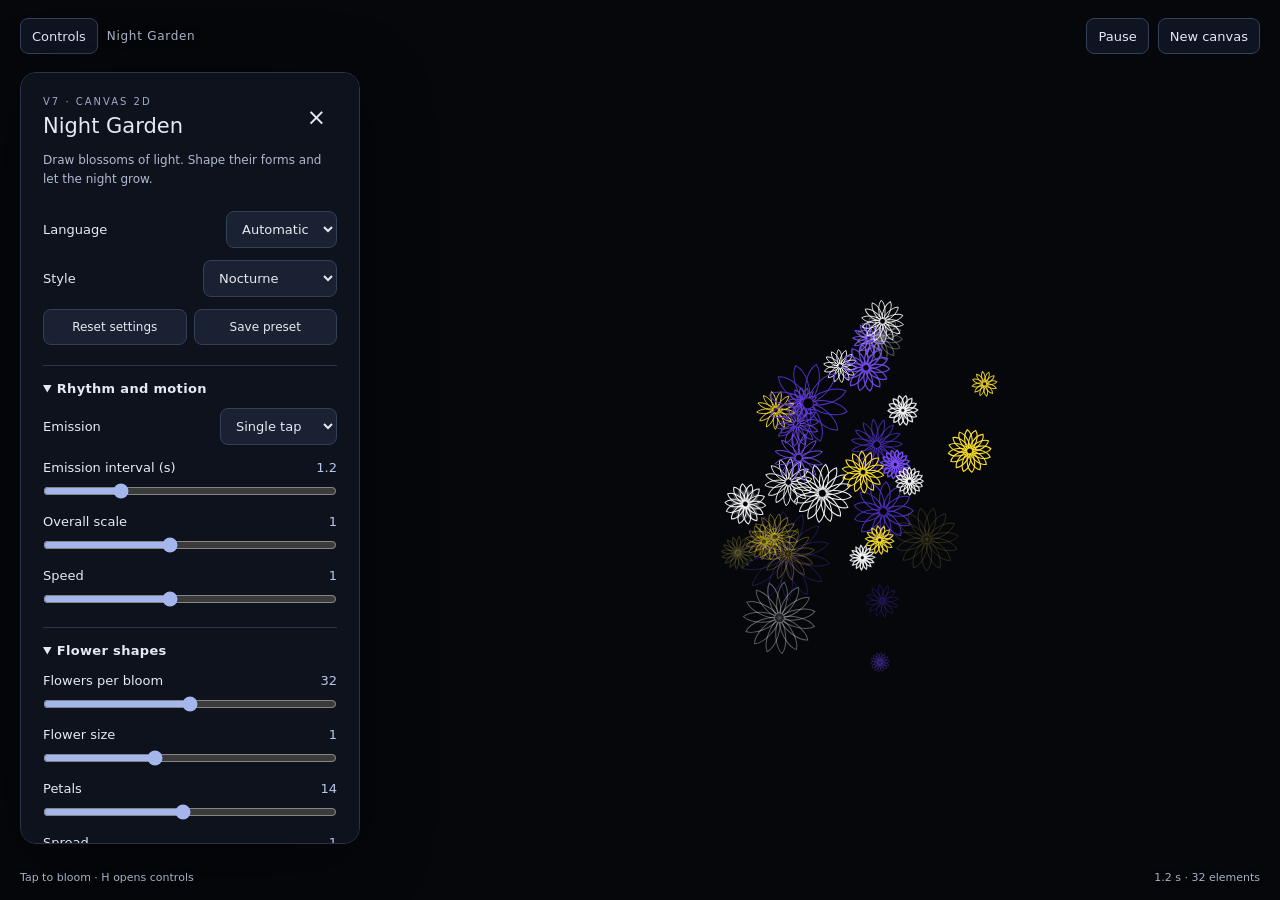
<file: index.html>
<!doctype html>
<html lang="es"><head><meta charset="utf-8"><meta name="viewport" content="width=device-width,initial-scale=1,viewport-fit=cover"><title>Jardín nocturno · v7</title><link rel="stylesheet" href="css/styles.css"></head>
<body>
<canvas id="garden" tabindex="0" data-i18n-aria-label="canvas"></canvas>
<header class="toolbar"><button id="toggle" aria-controls="panel" aria-expanded="true" data-i18n="controls"></button><span class="brand" data-i18n="title"></span><button id="pause" data-i18n="pause"></button><button id="clear" data-i18n="clear"></button></header>
<aside id="panel" aria-labelledby="panelTitle">
<div class="panel-head"><div><p class="eyebrow">V7 · CANVAS 2D</p><h1 id="panelTitle" data-i18n="title"></h1></div><button id="close" data-i18n-aria-label="close">×</button></div>
<p class="intro" data-i18n="intro"></p>
<label class="row"><span data-i18n="language"></span><select id="language"><option value="auto" data-i18n="autoLanguage"></option><option value="es">Español</option><option value="en">English</option><option value="zh">中文</option><option value="ja">日本語</option></select></label>
<label class="row"><span data-i18n="preset"></span><select id="preset"></select></label>
<div class="actions"><button id="reset" data-i18n="reset"></button><button id="savePreset" data-i18n="savePreset"></button></div>
<details open><summary data-i18n="emission"></summary><label class="row"><span data-i18n="mode"></span><select id="mode"><option value="manual" data-i18n="manual"></option><option value="auto" data-i18n="automatic"></option><option value="drag" data-i18n="drag"></option></select></label><div id="emissionControls"></div></details>
<details open><summary data-i18n="flowersHeading"></summary><div id="flowerControls"></div></details>
<details><summary data-i18n="layers"></summary><div id="layerControls"></div></details>
<details><summary data-i18n="palette"></summary><p class="note" data-i18n="weightsHint"></p><div id="paletteControls"></div><div id="accentControls"></div></details>
<details open><summary data-i18n="composition"></summary><label class="row"><span data-i18n="seed"></span><input id="seed" type="number" min="0" max="4294967295" step="1"></label><div class="actions"><button id="replay" data-i18n="replay"></button><button id="undo" data-i18n="undo"></button><button id="saveScene" data-i18n="saveScene"></button><button id="import" data-i18n="import"></button></div><input id="file" type="file" accept=".json,application/json" hidden><p class="note" data-i18n="timelineHint"></p></details>
<details open><summary data-i18n="exports"></summary><div class="actions"><button id="png">PNG</button><button id="video" data-i18n="video"></button><button id="html" data-i18n="html"></button></div><p class="note" data-i18n="videoHint"></p></details>
<p class="note" data-i18n="shortcuts"></p><p class="note" data-i18n="localHint"></p>
</aside>
<footer><span id="hint" data-i18n="hint"></span><output id="stats"></output></footer><div id="status" role="status" aria-live="polite"></div>
<script src="js/config.js"></script><script src="js/effects.js"></script><script src="js/engine.js"></script><script src="js/i18n.js"></script><script src="js/exports.js"></script><script src="js/app.js"></script>
</body></html>
</file>
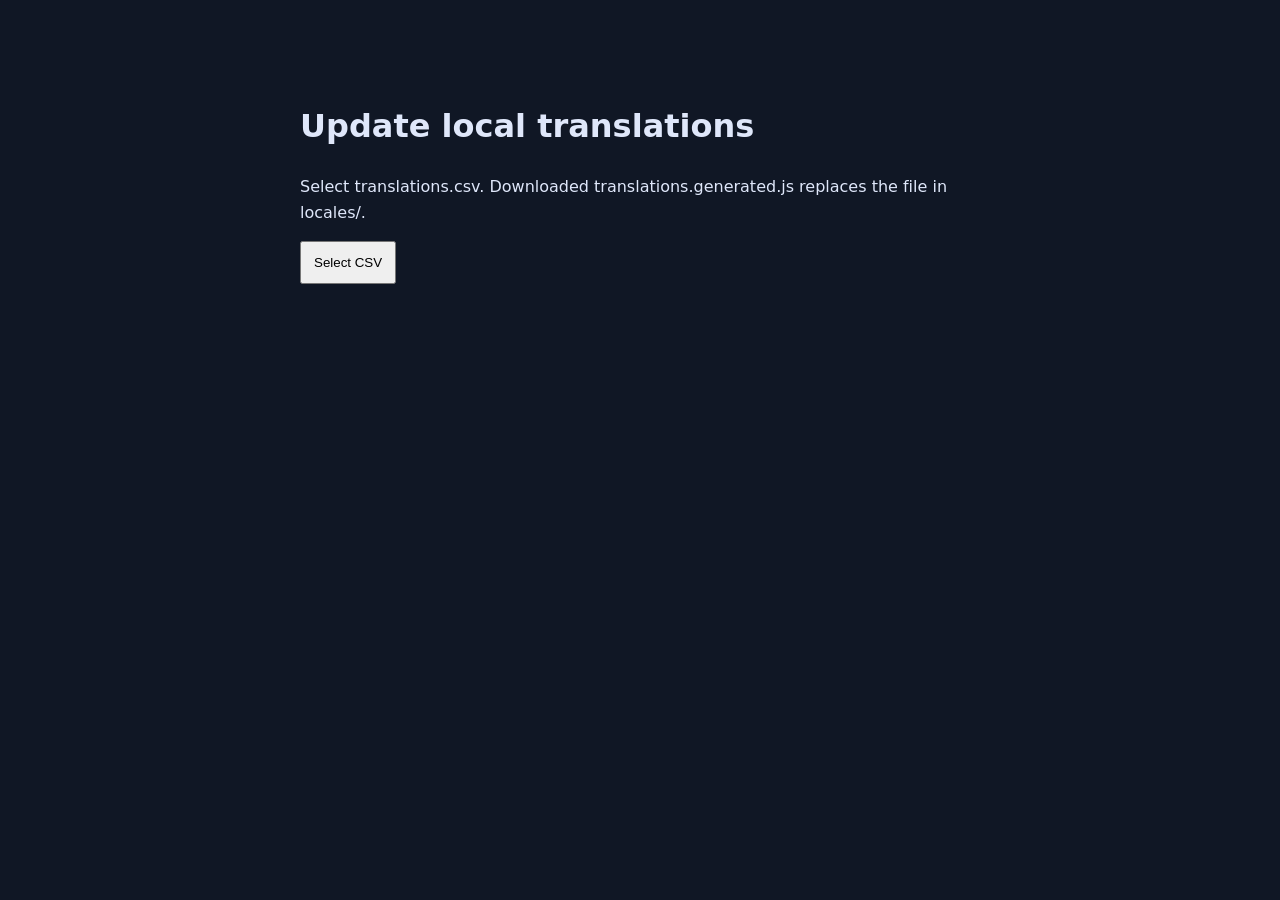
<file: tools/translations.html>
<!doctype html><html lang="es"><meta charset="utf-8"><meta name="viewport" content="width=device-width,initial-scale=1"><title>CSV</title><style>body{max-width:680px;margin:60px auto;padding:20px;font:16px/1.6 system-ui;background:#101725;color:#dfe7fa}button{padding:12px;cursor:pointer}input{display:none}</style><h1 data-i18n="snapshotTitle"></h1><p data-i18n="snapshotHint"></p><button data-i18n="snapshotChoose"></button><input type="file" accept=".csv"><p role="status"></p><script src="../js/i18n.js"></script><script>
(async()=>{const lang=(navigator.language||'en').split('-')[0];await GardenI18n.load('../locales/translations.csv');GardenI18n.localize(document,lang);document.querySelector('button').onclick=()=>document.querySelector('input').click();document.querySelector('input').onchange=async e=>{try{const file=e.target.files[0];if(!file)return;if(file.size>2000000)throw Error('size');const csv=await file.text(),rows=GardenI18n.parseCSV(csv),ids=new Set();if(rows[0].join(',')!=='text_id,es,zh,en,ja')throw Error('header');for(const row of rows.slice(1)){if(row.length!==5||row.some(v=>!v)||ids.has(row[0]))throw Error('row');ids.add(row[0]);const placeholders=s=>[...s.matchAll(/\{(\w+)\}/g)].map(m=>m[1]).sort().join(',');if(row.slice(1).some(v=>placeholders(v)!==placeholders(row[1])))throw Error('placeholders')}const bytes=new TextEncoder().encode(csv);let binary='';for(const b of bytes)binary+=String.fromCharCode(b);const blob=new Blob(['// Generated from translations.csv.\nwindow.GARDEN_LOCAL_CSV="'+btoa(binary)+'";\n'],{type:'text/javascript'}),a=document.createElement('a');a.href=URL.createObjectURL(blob);a.download='translations.generated.js';a.click();setTimeout(()=>URL.revokeObjectURL(a.href),30000);document.querySelector('[role=status]').textContent=GardenI18n.text('exported',lang)}catch(_){document.querySelector('[role=status]').textContent=GardenI18n.text('invalid',lang)}}})()
</script></html>
</file>
<file: css/styles.css>
:root{color-scheme:dark;font-family:system-ui,-apple-system,sans-serif;color:#e7e9f1;background:#05070b;font-size:13px}*{box-sizing:border-box}body{margin:0;overflow:hidden}#garden{display:block;width:100vw;height:100dvh;touch-action:none;outline-offset:-4px}.toolbar{position:fixed;top:18px;left:20px;right:20px;display:flex;align-items:center;gap:9px;pointer-events:none}.toolbar>*{pointer-events:auto}.brand{font-size:12px;letter-spacing:.06em;flex:1;color:#afb9cd;text-shadow:0 1px 6px #000}.toolbar button{background:#111827dd;backdrop-filter:blur(12px)}button,select,input{font:inherit}button,select,input[type=number]{background:#192132;border:1px solid #344058;color:inherit;border-radius:8px;padding:9px 11px}button{cursor:pointer;min-height:36px}button:hover{background:#28354b;border-color:#7486ac}button:disabled{opacity:.45;cursor:default}:focus-visible{outline:2px solid #b6c6ff;outline-offset:3px}#panel{position:fixed;left:20px;top:72px;bottom:56px;width:340px;max-width:calc(100vw - 40px);overflow:auto;padding:22px;background:#0e1420ed;backdrop-filter:blur(18px);border:1px solid #29344a;border-radius:16px;scrollbar-width:thin;box-shadow:0 14px 70px #0007}#panel[hidden]{display:none}.panel-head{display:flex;align-items:center;justify-content:space-between}.panel-head button{font-size:23px;border:0;background:transparent}.eyebrow{font-size:10px;letter-spacing:.2em;color:#9caac7;margin:0 0 7px}h1{font-size:21px;font-weight:500;margin:0}.intro{font-size:12px;color:#afbad1;line-height:1.6;margin-bottom:22px}.row{display:flex;align-items:center;justify-content:space-between;gap:10px;margin:12px 0}.row select{max-width:170px}.row input[type=number]{width:125px}.control{display:grid;grid-template-columns:1fr auto;gap:8px;margin:15px 0}.control input[type=range]{grid-column:1/-1;width:100%;accent-color:#a5b6ed;margin:0}.control output{font-variant-numeric:tabular-nums;color:#b6c6ed}details{border-top:1px solid #29344a;margin-top:20px;padding-top:15px}summary{cursor:pointer;font-weight:600;letter-spacing:.025em}.actions{display:flex;flex-wrap:wrap;gap:7px;margin-top:12px}.actions button{flex:1 1 42%;font-size:12px}.note{color:#91a0ba;font-size:11px;line-height:1.6}.color-row{display:grid;grid-template-columns:1fr 42px 65px;gap:9px;align-items:center;margin:10px 0}.color-row input[type=number]{width:65px;padding:7px}.color-row input[type=color],.row input[type=color]{padding:0;width:40px;height:30px;background:none;border:0;cursor:pointer}input[type=checkbox]{accent-color:#a5b6ed;width:17px;height:17px}footer{position:fixed;bottom:max(16px,env(safe-area-inset-bottom));left:20px;right:20px;display:flex;justify-content:space-between;gap:12px;font-size:11px;color:#a5b0c7;pointer-events:none;text-shadow:0 1px 5px #000}#stats{white-space:nowrap}#status{position:fixed;bottom:54px;right:20px;max-width:min(400px,calc(100vw - 40px));background:#202c44;border:1px solid #526383;border-radius:10px;padding:12px 16px;pointer-events:none}#status:empty{display:none}@media(max-width:600px){.brand{display:none}.toolbar{top:12px;left:12px;right:12px}.toolbar #toggle{margin-right:auto}#panel{left:12px;top:62px;bottom:66px;max-width:calc(100vw - 24px);width:340px;padding:18px}footer{left:12px;right:12px;align-items:flex-end}#hint{max-width:65%}}@media(prefers-reduced-motion:reduce){*{scroll-behavior:auto}}
</file>
